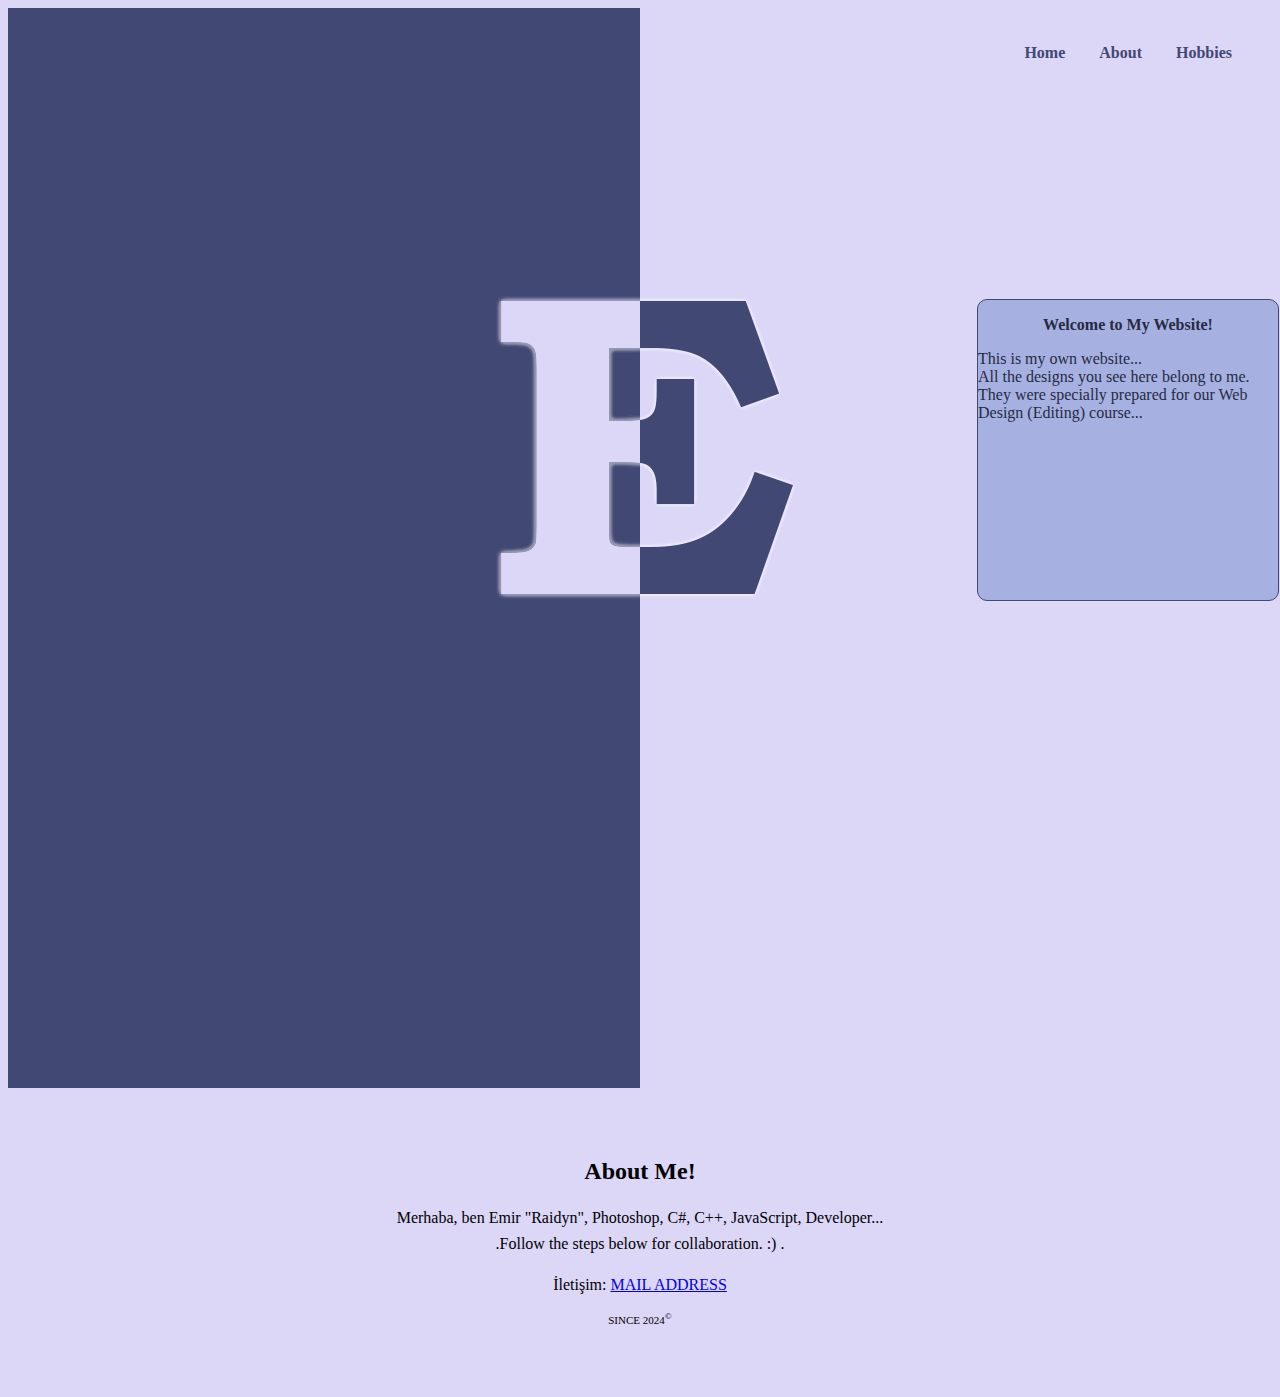
<file: Special Website With Logo/index.html>
<!doctype html>
<html>
	<head>
		<title>Ödev Sayfa 1</title>
		<link rel="stylesheet" href="Style/Style.css" type="text/css">
	</head>
	<body>
		<div id="container">
			<div id="left_container"></div>
			<div id="right_container">
				<div id="nav">
					<ul>
						<li><a href="#">Home</a></li>
						<li><a href="#About">About</a></li>
						<li><a href="Hobbie/index.html">Hobbies</a></li>
					</ul>
				</div>
				<div id="description_box">
					<p style="text-align: center; color: #272A42; font-weight: bold">Welcome to My Website!</p>
					<p style="text-align: left; color: #272A42">This is my own website...<br>
						All the designs you see here belong to me. They were specially prepared for our Web Design (Editing) course...
					</p>
				</div>
			</div>
			<div class="clear_container"></div>
			<div id="logo_container">
    			<img src="Images/E-LOGO.png" alt="Logo">
			</div>
		</div>
		<div id="about_me">
    		<div class="container">
				<h2><a name="About">About Me!</a></h2>
				<p>Merhaba, ben Emir "Raidyn", Photoshop, C#, C++, JavaScript, Developer... <br>.Follow the steps below for collaboration. :&#41; .</p>
				<p>İletişim: <a href="mailto:emir.business1426@gmail.com" alt="Mail">MAIL ADDRESS</a></p>
				<p style="font-size: 11px;">SINCE 2024<sup>©</sup></p>
    		</div>
		</div>
	</body>
</html>
</file>
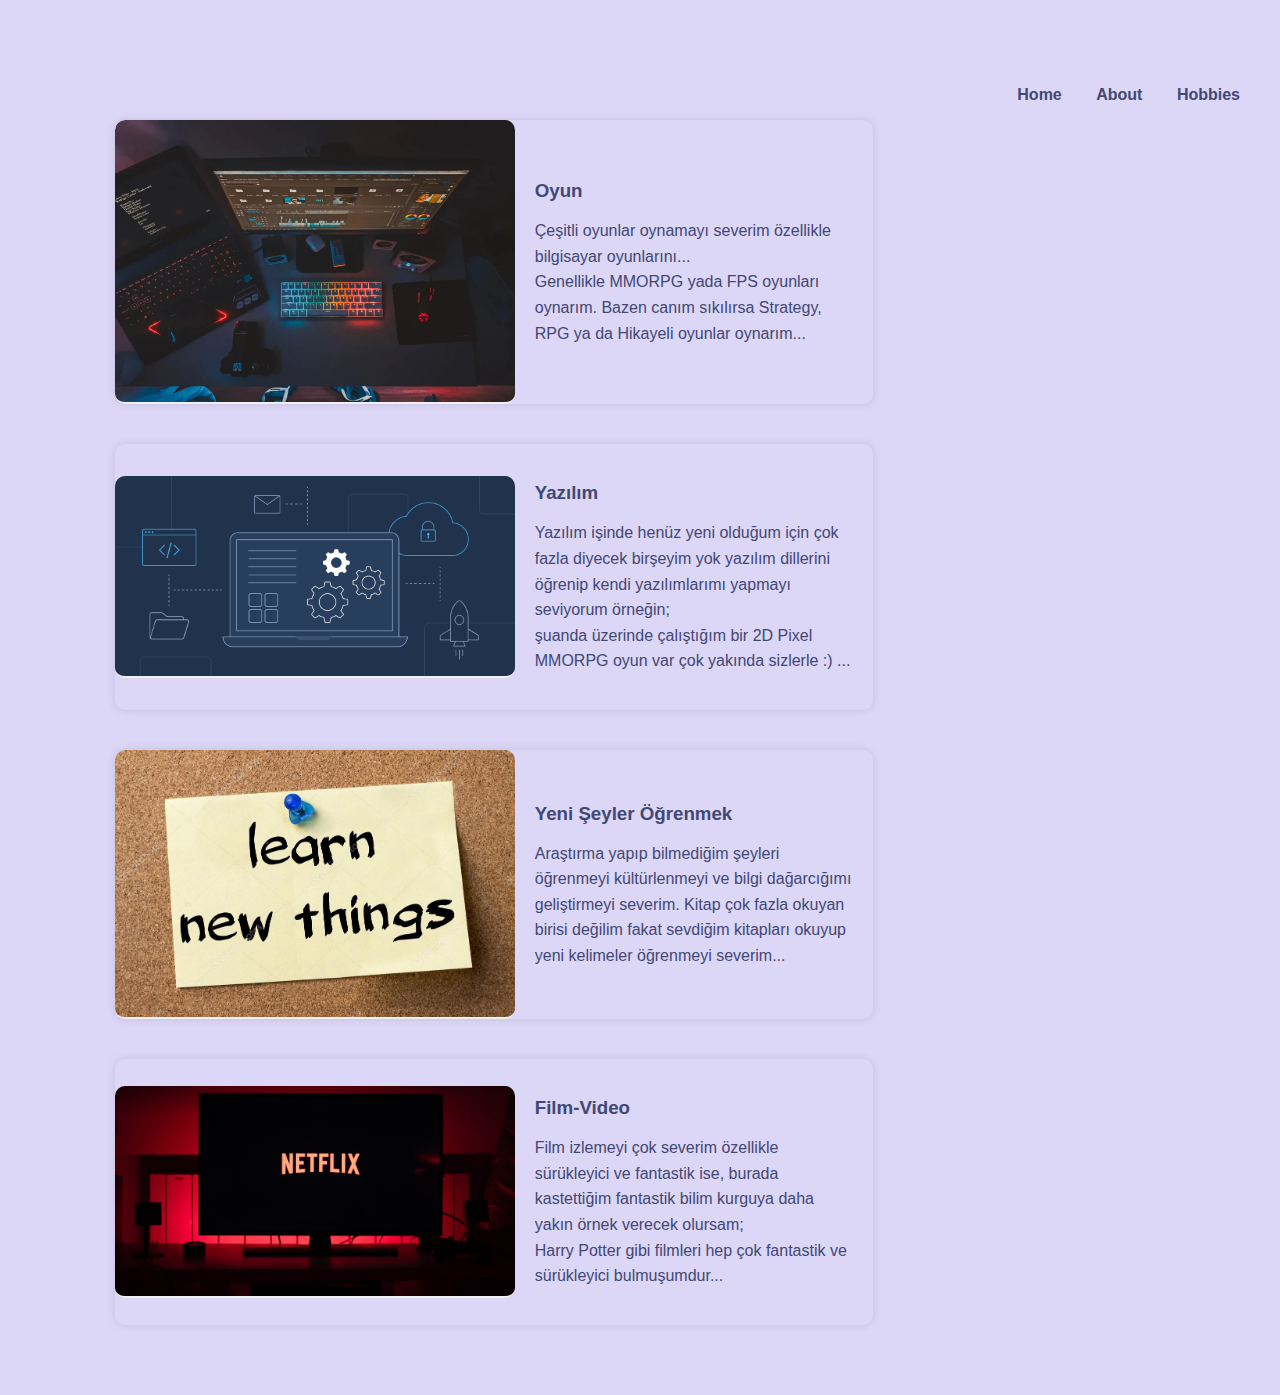
<file: Special Website With Logo/Hobbie/index.html>
<!DOCTYPE html>
<html lang="en">
	<head>
		<meta charset="UTF-8">
		<meta name="viewport" content="width=device-width, initial-scale=1.0">
		<title>Hobiler</title>
		<link rel="stylesheet" href="Style/style.css">
	</head>
	<body>
		<div id="nav">
			<ul>
				<li><a href="../index.html">Home</a></li>
				<li><a href="../index.html">About</a></li>
				<li><a href="Hobbie/index.html">Hobbies</a></li>
			</ul>
		</div>
		<div id="hobbies">
			<div class="hobby">
				<img src="Images/PC_setup.jpeg" alt="Hobby 1">
				<div class="hobby_description">
					<h3>Oyun</h3>
					<p>Çeşitli oyunlar oynamayı severim özellikle bilgisayar oyunlarını...<br>
					Genellikle MMORPG yada FPS oyunları oynarım. Bazen canım sıkılırsa Strategy, RPG ya da Hikayeli oyunlar oynarım...</p>
				</div>
			</div>
			<div class="hobby">
				<img src="Images/1-10.png" alt="Hobby 2">
				<div class="hobby_description">
					<h3>Yazılım</h3>
					<p>Yazılım işinde henüz yeni olduğum için çok fazla diyecek birşeyim yok yazılım dillerini öğrenip kendi yazılımlarımı yapmayı seviyorum örneğin; <br>şuanda üzerinde çalıştığım bir 2D Pixel MMORPG oyun var çok yakında sizlerle :&#41; ...</p>
				</div>
			</div>
			<div class="hobby">
				<img src="Images/1579455091877.jpg" alt="Hobby 3">
				<div class="hobby_description">
					<h3>Yeni Şeyler Öğrenmek</h3>
					<p>Araştırma yapıp bilmediğim şeyleri öğrenmeyi kültürlenmeyi ve bilgi dağarcığımı geliştirmeyi severim. Kitap çok fazla okuyan birisi değilim fakat sevdiğim kitapları okuyup yeni kelimeler öğrenmeyi severim...</p>
				</div>
			</div>
			<div class="hobby">
					<img src="Images/thibault-penin-3hinbcmq8ro-unsplash_cp4j.jpg" alt="Hobby 4">
				<div class="hobby_description">
					<h3>Film-Video</h3>
					<p>Film izlemeyi çok severim özellikle sürükleyici ve fantastik ise, burada kastettiğim fantastik bilim kurguya daha yakın örnek verecek olursam; <br>Harry Potter gibi filmleri hep çok fantastik ve sürükleyici bulmuşumdur...</p>
				</div>
			</div>
		</div>
	</body>
</html>
</file>
<file: Special Website With Logo/Style/Style.css>
@charset "utf-8";
/*
#F4EEFF // MORE LİGHT
#DCD6F7 // LİGHT
#A6B1E1 // DARK
#424874 // MORE DARK
*/

body 
{
    background: #DCD6F7;
    background-position: center;
}
#container 
{
    width: 100%;
}
#left_container 
{
    float: left;
    background: #424874;
    width: 50%;
    height: 1080px; /* Sayfanın tam yüksekliği */
}
#right_container 
{
    float: left;
    background: #DCD6F7;
    width: 50%;
    height: 1080px; /* Sayfanın tam yüksekliği */
}
.clear_container 
{
    clear: both;
}
#nav 
{
    float: right;
    padding: 20px;
    text-align: right; /* İçeriği sağa yaslamak için */
}
#nav ul 
{
    list-style-type: none;
    padding: 0;
}
#nav ul li 
{
    display: inline-block;
    margin-right: 10px;
}
#nav ul li a 
{
    text-decoration: none;
    color: #424874;
    font-weight: bold;
    padding: 5px 10px;
}

#nav ul li a:hover 
{
    color: #F4EEFF;
    background: #424874;
}
#description_box 
{
    position: absolute;
    top: 50%;
    right: 1px; /* 1 piksel sağa kaydır */
    transform: translateY(-50%);
    width: 300px;
    height: 300px;
    background-color: #A6B1E1;
	border-radius: 10px;
	border: solid 1px #424874;
}
#logo_container 
{
    position: absolute;
    top: 50%;
    left: 50%;
    transform: translate(-50%, -50%);
}
#about_me 
{
    background-color: #DCD6F7;
    padding: 50px 0;
    text-align: center;
}
#about_me .container 
{
    width: 80%;
    margin: 0 auto;
}
#about_me h2 
{
    font-size: 24px;
    margin-bottom: 20px;
}
#about_me img 
{
    width: 200px;
    height: 200px;
    border-radius: 50%;
    margin-bottom: 20px;
}
#about_me p 
{
    font-size: 16px;
    line-height: 1.6;
    margin-bottom: 10px;
}
</file>
<file: Special Website With Logo/Hobbie/Style/style.css>
@charset "utf-8";
/* CSS Document */

body 
{
    background: #DCD6F7;
    background-position: center;
    margin: 0;
}
#nav {
    float: right;
    padding: 20px;
    text-align: right; /* İçeriği sağa yaslamak için */
}
#nav ul 
{
    list-style-type: none;
    padding: 0;
}
#nav ul li 
{
    display: inline-block;
    margin-right: 10px;
}
#nav ul li a 
{
    text-decoration: none;
    color: #424874;
    font-weight: bold;
    padding: 5px 10px;
}

#nav ul li a:hover 
{
    color: #F4EEFF;
    background: #424874;
}
#hobbies 
{
    margin-top: 50px;
    display: flex;
    justify-content: center;
    align-items: center;
    flex-direction: column;
}
.hobby 
{
    display: flex;
    justify-content: space-between;
    align-items: center;
    width: 80%;
    max-width: 800px;
    margin-bottom: 40px;
}
.hobby img 
{
    max-width: 400px;
    height: auto;
    border-radius: 10px;
}
.hobby_description 
{
    flex: 1;
    padding: 0 20px;
}
.hobby_description h3 
{
    margin-bottom: 10px;
    color: #424874;
}
.hobby_description p 
{
    font-size: 18px;
    line-height: 1.6;
    color: #424874;
}
body 
{
    background: #DCD6F7;
    background-position: center;
    margin: 0;
}
#hobbies 
{
    margin-top: 50px;
    display: flex;
    justify-content: center;
    align-items: center;
    flex-direction: column;
}
.hobby 
{
    display: flex;
    justify-content: space-between;
    align-items: center;
    width: 80%;
    max-width: 800px;
    margin-bottom: 40px;
}
.hobby img 
{
    max-width: 400px;
    height: auto;
    border-radius: 10px;
}
.hobby_description 
{
    flex: 1;
    padding: 0 20px;
}
.hobby_description h3 
{
    margin-bottom: 10px;
    color: #424874;
}
.hobby_description p 
{
    font-size: 18px;
    line-height: 1.6;
    color: #424874;
}
body 
{
    background: #DCD6F7;
    background-position: center;
    margin: 0;
}
#hobbies 
{
    margin-top: 50px;
    display: flex;
    justify-content: center;
    align-items: center;
    flex-direction: column;
}
.hobby 
{
    display: flex;
    justify-content: space-between;
    align-items: center;
    width: 80%;
    max-width: 800px;
    margin-bottom: 40px;
}
.hobby img 
{
    max-width: 400px;
    height: auto;
    border-radius: 10px;
}
.hobby_description 
{
    flex: 1;
    padding: 0 20px;
}
.hobby_description h3 
{
    margin-bottom: 10px;
    color: #424874;
}
.hobby_description p 
{
    font-size: 18px;
    line-height: 1.6;
    color: #424874;
}
body 
{
    font-family: Arial, sans-serif;
    margin: 0;
    padding: 0;
}
#hobbies 
{
    display: flex;
    justify-content: center;
    align-items: center;
    flex-wrap: wrap;
    padding: 50px 20px;
}
.hobby 
{
    flex-basis: 45%;
    margin: 20px;
    border-radius: 10px;
    overflow: hidden;
    box-shadow: 0 0 10px rgba(0, 0, 0, 0.1);
    transition: transform 0.3s ease;
}
.hobby:hover 
{
    transform: translateY(-5px);
}
.hobby img 
{
    width: 100%;
    height: auto;
    display: block;
    border-bottom: 2px solid #f0f0f0;
}
.hobby_description 
{
    padding: 20px;
}
.hobby_description h2 
{
    font-size: 24px;
    margin-bottom: 10px;
}
.hobby_description p 
{
    font-size: 16px;
    line-height: 1.6;
}
</file>
